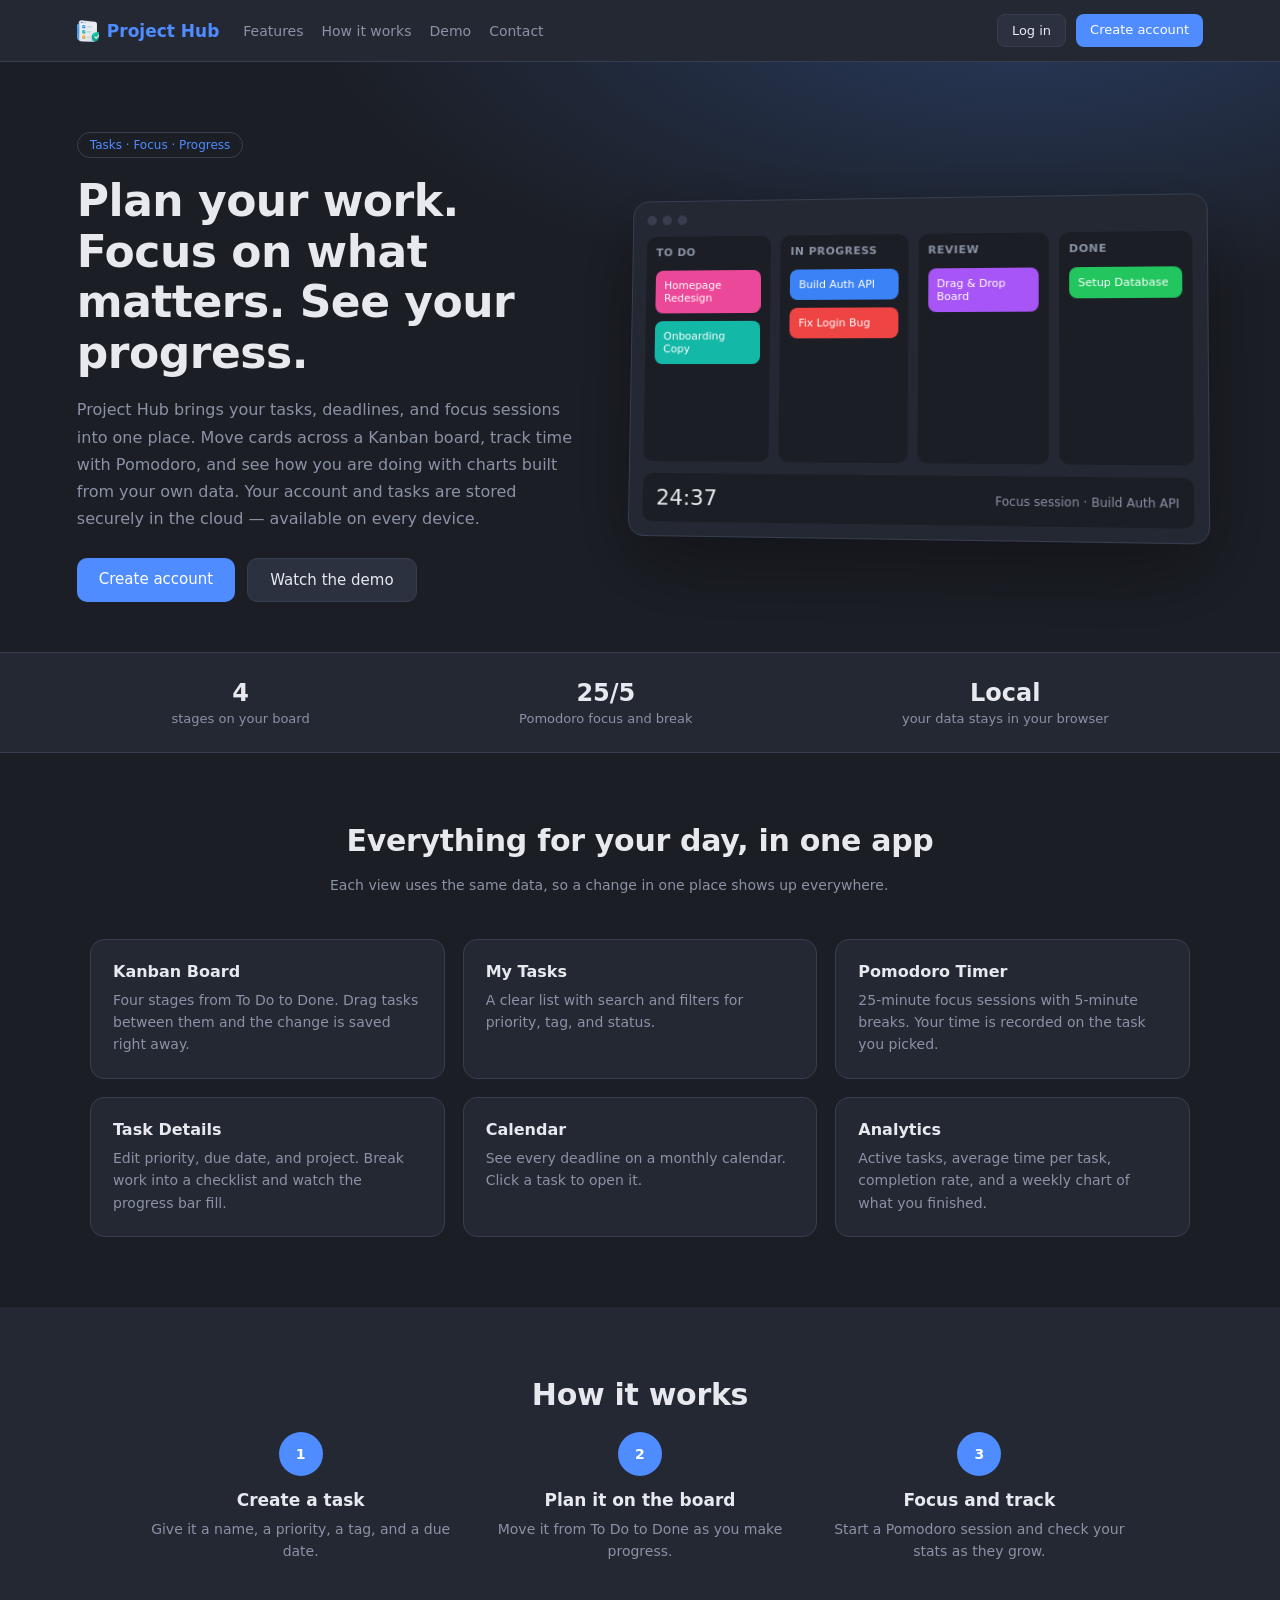
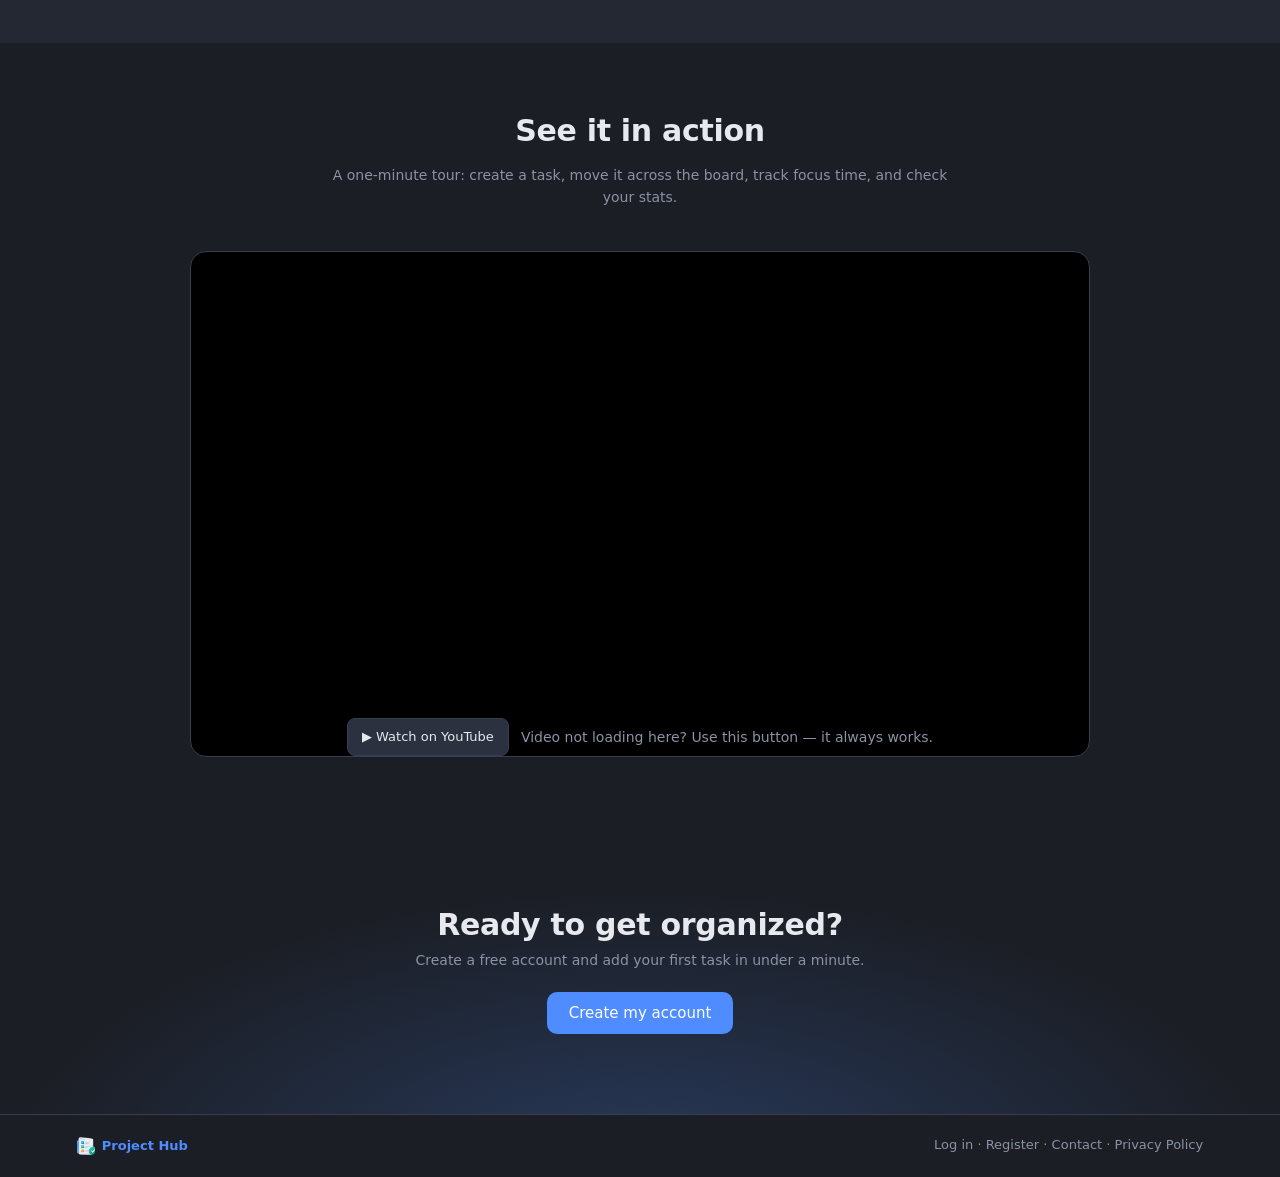
<file: docs/index.html>
<!doctype html>
<html lang="en" data-theme="dark">
  <head>
    <meta charset="UTF-8" />
    <meta name="viewport" content="width=device-width, initial-scale=1" />
    <title>Project Hub · Plan, focus, and track your progress</title>
    <meta
      name="description"
      content="Project Hub: Kanban boards, Pomodoro time tracking, a calendar, and analytics in one app."
    />
    <link rel="icon" href="static/favicon.ico?v=3" sizes="any" />
    <link
      rel="icon"
      type="image/png"
      sizes="256x256"
      href="static/logo_256.png?v=3"
    />
    <link
      rel="icon"
      type="image/png"
      sizes="32x32"
      href="static/logo_32.png?v=3"
    />
    <link
      rel="icon"
      type="image/png"
      sizes="16x16"
      href="static/logo_16.png?v=3"
    />
    <link rel="apple-touch-icon" href="static/logo_256.png?v=3" />
    <link rel="stylesheet" href="static/style.css" />
    <link rel="stylesheet" href="static/landing.css" />
    <style>
      /* Responsive 16:9 video frame — scales with any screen size */
      .video-frame {
        position: relative;
        width: 100%;
        max-width: 800px;
        aspect-ratio: 16 / 9;
        margin: 0 auto;
        border-radius: 12px;
        overflow: hidden;
        background: #000;
      }
      .video-frame iframe {
        position: absolute;
        inset: 0;
        width: 100%;
        height: 100%;
        border: 0;
      }
      @supports not (aspect-ratio: 16 / 9) {
        /* Fallback for very old browsers */
        .video-frame::before {
          content: "";
          display: block;
          padding-top: 56.25%;
        }
      }
    </style>
  </head>
  <body class="landing">
    <nav class="topnav">
      <div class="brand">
        <img
          src="static/logo_128.png"
          alt="Project Hub logo"
          class="brand-logo"
        />Project Hub
      </div>
      <div class="navlinks">
        <a href="#features">Features</a>
        <a href="#how">How it works</a>
        <a href="#demo">Demo</a>
        <a href="contact.html">Contact</a>
      </div>
      <div class="navcta">
        <a class="btn ghost" href="auth.html">Log in</a>
        <a class="btn" href="auth.html?mode=register">Create account</a>
      </div>
    </nav>

    <section class="hero">
      <div class="hero-text">
        <span class="pill">Tasks · Focus · Progress</span>
        <h1>Plan your work. Focus on what matters. See your progress.</h1>
        <p>
          Project Hub brings your tasks, deadlines, and focus sessions into one
          place. Move cards across a Kanban board, track time with Pomodoro, and
          see how you are doing with charts built from your own data. Your
          account and tasks are stored securely in the cloud — available on
          every device.
        </p>
        <div class="cta">
          <a class="btn big" href="auth.html?mode=register">Create account</a>
          <a class="btn ghost big" href="#demo">Watch the demo</a>
        </div>
      </div>

      <div class="hero-visual" aria-hidden="true">
        <div class="mock">
          <div class="mock-bar"><span></span><span></span><span></span></div>
          <div class="mock-cols">
            <div class="mcol">
              <h4>To Do</h4>
              <div class="mcard c1">Homepage Redesign</div>
              <div class="mcard c2">Onboarding Copy</div>
            </div>
            <div class="mcol">
              <h4>In Progress</h4>
              <div class="mcard c3">Build Auth API</div>
              <div class="mcard c4">Fix Login Bug</div>
            </div>
            <div class="mcol">
              <h4>Review</h4>
              <div class="mcard c5">Drag &amp; Drop Board</div>
            </div>
            <div class="mcol">
              <h4>Done</h4>
              <div class="mcard c6">Setup Database</div>
            </div>
          </div>
          <div class="mock-timer">
            <b>24:37</b><span>Focus session · Build Auth API</span>
          </div>
        </div>
      </div>
    </section>

    <section class="strip">
      <div><b>4</b><span>stages on your board</span></div>
      <div><b>25/5</b><span>Pomodoro focus and break</span></div>
      <div><b>Local</b><span>your data stays in your browser</span></div>
    </section>

    <section class="section" id="features">
      <h2>Everything for your day, in one app</h2>
      <p class="sub">
        Each view uses the same data, so a change in one place shows up
        everywhere.
      </p>
      <div class="feat-grid">
        <div class="feat">
          <h3>Kanban Board</h3>
          <p>
            Four stages from To Do to Done. Drag tasks between them and the
            change is saved right away.
          </p>
        </div>
        <div class="feat">
          <h3>My Tasks</h3>
          <p>
            A clear list with search and filters for priority, tag, and status.
          </p>
        </div>
        <div class="feat">
          <h3>Pomodoro Timer</h3>
          <p>
            25-minute focus sessions with 5-minute breaks. Your time is recorded
            on the task you picked.
          </p>
        </div>
        <div class="feat">
          <h3>Task Details</h3>
          <p>
            Edit priority, due date, and project. Break work into a checklist
            and watch the progress bar fill.
          </p>
        </div>
        <div class="feat">
          <h3>Calendar</h3>
          <p>
            See every deadline on a monthly calendar. Click a task to open it.
          </p>
        </div>
        <div class="feat">
          <h3>Analytics</h3>
          <p>
            Active tasks, average time per task, completion rate, and a weekly
            chart of what you finished.
          </p>
        </div>
      </div>
    </section>

    <section class="section alt" id="how">
      <h2>How it works</h2>
      <div class="steps">
        <div class="step">
          <span>1</span>
          <h3>Create a task</h3>
          <p>Give it a name, a priority, a tag, and a due date.</p>
        </div>
        <div class="step">
          <span>2</span>
          <h3>Plan it on the board</h3>
          <p>Move it from To Do to Done as you make progress.</p>
        </div>
        <div class="step">
          <span>3</span>
          <h3>Focus and track</h3>
          <p>Start a Pomodoro session and check your stats as they grow.</p>
        </div>
      </div>
    </section>

    <section class="section" id="demo">
      <h2>See it in action</h2>
      <p class="sub">
        A one-minute tour: create a task, move it across the board, track focus
        time, and check your stats.
      </p>
      <div class="video-wrap">
        <!-- Responsive 16:9 YouTube embed -->
        <div class="video-frame">
          <iframe
            src="https://www.youtube-nocookie.com/embed/iPW8tFYjmiw?rel=0&playsinline=1"
            title="Project Hub demo video"
            loading="lazy"
            allow="accelerometer; autoplay; clipboard-write; encrypted-media; gyroscope; picture-in-picture; web-share"
            allowfullscreen
            referrerpolicy="strict-origin-when-cross-origin"
          ></iframe>
        </div>
        <p class="sub" style="margin-top: 10px; display: flex; gap: 12px; align-items: center; justify-content: center; flex-wrap: wrap">
          <a
            class="btn ghost"
            href="https://youtu.be/iPW8tFYjmiw"
            target="_blank"
            rel="noopener"
            title="Watch the demo directly on YouTube (opens in a new tab)"
            >▶ Watch on YouTube</a
          >
          <span>Video not loading here? Use this button — it always works.</span>
        </p>
      </div>
    </section>

    <section class="final">
      <h2>Ready to get organized?</h2>
      <p>Create a free account and add your first task in under a minute.</p>
      <a class="btn big" href="auth.html?mode=register">Create my account</a>
    </section>

    <footer class="foot">
      <span class="foot-brand"
        ><img src="static/logo_128.png" alt="" class="foot-logo" />Project
        Hub</span
      >
      <span
        ><a href="auth.html">Log in</a> ·
        <a href="auth.html?mode=register">Register</a> ·
        <a href="contact.html">Contact</a> ·
        <a href="privacy.html">Privacy Policy</a></span
      >
    </footer>
  </body>
</html>
</file>
<file: docs/static/style.css>
:root{--bg:#1b1e25;--panel:#242833;--card:#2c3140;--line:#383e4f;--text:#e7e9ef;--muted:#8b92a5;--accent:#4f8cff;--danger:#ef5b5b;--warn:#f0b429;--ok:#2fbf71}
[data-theme=light]{--bg:#f3f5f9;--panel:#fff;--card:#f6f7fb;--line:#e2e6ee;--text:#1e2330;--muted:#6b7385}
*{box-sizing:border-box}
body{margin:0;font-family:system-ui,-apple-system,"Segoe UI",sans-serif;background:var(--bg);color:var(--text);height:100vh;display:flex;overflow:hidden;font-size:14px}
aside{width:200px;background:var(--panel);border-right:1px solid var(--line);padding:16px 12px;display:flex;flex-direction:column;gap:4px}
.logo{font-weight:700;font-size:16px;color:var(--accent);padding:0 10px 14px;display:flex;align-items:center;gap:8px}
.side-logo{width:20px;height:20px;object-fit:contain;border-radius:5px}
.nav{padding:9px 12px;border-radius:8px;cursor:pointer;color:var(--muted)}
.nav:hover{background:var(--card)}
.nav.active{background:var(--accent);color:#fff}
.logout{background:none;border:0;width:100%;text-align:left;font:inherit;padding:9px 12px}
.spacer{flex:1}
main{flex:1;display:flex;flex-direction:column;min-width:0}
header{display:flex;align-items:center;gap:12px;padding:14px 22px;border-bottom:1px solid var(--line);background:var(--panel)}
header h1{font-size:18px;margin:0;flex:1}
input,select{background:var(--card);color:var(--text);border:1px solid var(--line);border-radius:8px;padding:8px 10px;font:inherit;font-size:13px}
.btn{background:var(--accent);color:#fff;border:0;border-radius:8px;padding:8px 14px;cursor:pointer;font-size:13px}
.btn.ghost{background:var(--card);color:var(--text);border:1px solid var(--line)}
.btn.danger{background:var(--danger)}
.btn.full{width:100%;margin-top:8px}
.content{flex:1;overflow:auto;padding:22px;min-height:0}
.board{display:grid;grid-template-columns:repeat(4,minmax(200px,1fr));gap:14px;height:100%}
.col{background:var(--panel);border-radius:12px;padding:12px;display:flex;flex-direction:column;gap:10px;min-height:0}
.col h3{margin:0;font-size:13px;display:flex;justify-content:space-between;align-items:center}
.dot{width:8px;height:8px;border-radius:50%;display:inline-block;margin-right:6px}
.drop{flex:1;display:flex;flex-direction:column;gap:10px;border-radius:8px;overflow:auto}
.drop.over{outline:2px dashed var(--accent)}
.card{background:var(--card);border:1px solid var(--line);border-radius:10px;padding:12px;cursor:grab}
.card.dragging{opacity:.4}
.tags{display:flex;gap:6px;flex-wrap:wrap;margin-top:8px}
.tag{font-size:11px;padding:2px 8px;border-radius:999px;color:#fff}
.meta{color:var(--muted);font-size:11px;margin-top:8px;display:flex;justify-content:space-between;gap:8px}
.pri-High{color:var(--danger)}.pri-Medium{color:var(--warn)}.pri-Low{color:var(--ok)}
.bar{display:flex;gap:10px;flex-wrap:wrap;margin-bottom:16px}
.bar input{flex:1;min-width:200px}
table{width:100%;border-collapse:collapse;background:var(--panel);border-radius:12px;overflow:hidden}
th,td{text-align:left;padding:12px 14px;border-bottom:1px solid var(--line);font-size:13px}
th{color:var(--muted);font-weight:500}
.pomo{display:grid;grid-template-columns:1fr 300px;gap:16px}
.panel{background:var(--panel);border-radius:12px;padding:20px}
.clock{font-size:64px;font-weight:300;text-align:center;margin:18px 0;font-variant-numeric:tabular-nums}
.mode{text-align:center;color:var(--muted);text-transform:uppercase;letter-spacing:1px;font-size:12px}
.ctr{display:flex;gap:10px;justify-content:center;margin-top:12px}
.stats{display:flex;gap:14px;margin-bottom:16px;flex-wrap:wrap}
.stat{background:var(--panel);border-radius:12px;padding:18px;flex:1;min-width:160px}
.stat b{display:block;font-size:22px;margin-top:6px}
.row2{display:grid;grid-template-columns:1fr 1.6fr;gap:16px}
.donut{width:150px;height:150px;border-radius:50%;margin:10px auto;position:relative;background:var(--card)}
.donut::after{content:"";position:absolute;inset:28px;background:var(--panel);border-radius:50%}
.donut span{position:absolute;inset:0;display:flex;align-items:center;justify-content:center;z-index:1;font-size:18px;font-weight:600}
.legend{display:flex;flex-wrap:wrap;gap:10px;font-size:12px;color:var(--muted);justify-content:center}
.calhead{display:flex;align-items:center;justify-content:center;gap:16px;margin-bottom:12px}
.grid7{display:grid;grid-template-columns:repeat(7,1fr);gap:6px}
.wd{color:var(--muted);font-size:12px;text-align:center;padding:4px}
.day{background:var(--panel);border-radius:8px;min-height:92px;padding:6px;display:flex;flex-direction:column;gap:4px}
.day.blank{background:transparent}
.dn{color:var(--muted);font-size:12px}
.chip{font-size:11px;color:#fff;padding:3px 6px;border-radius:5px;cursor:pointer;white-space:nowrap;overflow:hidden;text-overflow:ellipsis}
.modal-bg{position:fixed;inset:0;background:rgba(0,0,0,.5);display:none;align-items:center;justify-content:center;z-index:9}
.modal-bg.show{display:flex}
.box{background:var(--panel);width:min(520px,92vw);border-radius:14px;padding:20px;display:flex;flex-direction:column;gap:14px;max-height:88vh;overflow:auto}
.ttl{font-size:17px;font-weight:600;flex:1;width:100%}
.mh{display:flex;gap:10px;align-items:center}
.frow{display:flex;gap:10px;flex-wrap:wrap;align-items:flex-end}
.frow label{display:flex;flex-direction:column;gap:4px;font-size:12px;color:var(--muted);flex:1;min-width:120px}
.prog{height:8px;background:var(--card);border-radius:99px;overflow:hidden}
.prog div{height:100%;background:var(--ok);transition:width .3s}
.sub{display:flex;gap:10px;align-items:center;padding:6px 0}
.strike{text-decoration:line-through;color:var(--muted)}
.end{justify-content:flex-end}
.x{background:none;border:0;color:var(--muted);font-size:18px;cursor:pointer}
.auth-body{display:flex;align-items:center;justify-content:center;height:100vh;overflow:auto}
.auth-card{background:var(--panel);padding:28px;border-radius:14px;width:min(360px,92vw)}
.auth-card h2{margin:6px 0 16px;font-size:18px}
.auth-card input{width:100%}
.auth-card ul{padding-left:18px;color:var(--muted);font-size:12px}
.auth-card a{color:var(--accent)}
@media(max-width:800px){
  body{flex-direction:column;height:auto;overflow:auto}
  aside{width:auto;flex-direction:row;overflow-x:auto;padding:8px}
  .logo,.spacer,.logout{display:none}
  .board{grid-template-columns:repeat(4,80vw);overflow-x:auto}
  .pomo,.row2{grid-template-columns:1fr}
  .grid7{gap:3px}.day{min-height:60px}.chip{font-size:9px}
}
</file>
<file: docs/static/landing.css>
.landing{display:block;height:auto;overflow-y:auto;background:var(--bg)}
.landing a{text-decoration:none}
.landing .btn{display:inline-block}
.btn.big{padding:12px 22px;font-size:15px;border-radius:10px}

.topnav{position:sticky;top:0;z-index:5;display:flex;align-items:center;gap:24px;padding:14px 6%;background:var(--panel);border-bottom:1px solid var(--line)}
.brand{font-weight:700;font-size:17px;color:var(--accent);display:flex;align-items:center;gap:8px}
.brand-logo{width:22px;height:22px;object-fit:contain;border-radius:5px}
.navlinks{display:flex;gap:18px;flex:1}
.navlinks a{color:var(--muted);font-size:14px}
.navlinks a:hover{color:var(--text)}
.navcta{display:flex;gap:10px}

.hero{display:grid;grid-template-columns:1fr 1.15fr;gap:40px;align-items:center;padding:70px 6% 50px;background:radial-gradient(1200px 500px at 80% -10%,rgba(79,140,255,.25),transparent 60%)}
.pill{display:inline-block;font-size:12px;color:var(--accent);border:1px solid var(--line);padding:5px 12px;border-radius:999px;margin-bottom:18px}
.hero h1{font-size:44px;line-height:1.15;margin:0 0 18px;letter-spacing:-.5px}
.hero p{color:var(--muted);font-size:16px;line-height:1.7;margin:0 0 26px;max-width:520px}
.cta{display:flex;gap:12px;flex-wrap:wrap}

.mock{background:var(--panel);border:1px solid var(--line);border-radius:16px;padding:14px;box-shadow:0 30px 80px rgba(0,0,0,.35);transform:perspective(1200px) rotateY(-6deg) rotateX(3deg)}
.mock-bar{display:flex;gap:6px;margin-bottom:12px}
.mock-bar span{width:10px;height:10px;border-radius:50%;background:var(--line)}
.mock-cols{display:grid;grid-template-columns:repeat(4,1fr);gap:10px}
.mcol{background:var(--bg);border-radius:10px;padding:10px;display:flex;flex-direction:column;gap:8px;min-height:230px}
.mcol h4{margin:0 0 4px;font-size:11px;color:var(--muted);font-weight:600;text-transform:uppercase;letter-spacing:.5px}
.mcard{font-size:11px;color:#fff;padding:9px;border-radius:8px}
.c1{background:#ec4899}.c2{background:#14b8a6}.c3{background:#3b82f6}
.c4{background:#ef4444}.c5{background:#a855f7}.c6{background:#22c55e}
.mock-timer{margin-top:12px;background:var(--bg);border-radius:10px;padding:12px 14px;display:flex;justify-content:space-between;align-items:center;gap:10px;font-size:12px;color:var(--muted)}
.mock-timer b{font-size:22px;color:var(--text);font-weight:300;font-variant-numeric:tabular-nums}

.strip{display:flex;justify-content:space-around;flex-wrap:wrap;gap:20px;padding:26px 6%;border-top:1px solid var(--line);border-bottom:1px solid var(--line);background:var(--panel);text-align:center}
.strip div{display:flex;flex-direction:column;gap:4px;color:var(--muted);font-size:13px}
.strip b{font-size:24px;color:var(--text);font-weight:600}

.section{padding:70px 6%}
.section.alt{background:var(--panel)}
.section h2,.final h2,.demo h2{font-size:30px;margin:0 0 10px;text-align:center;letter-spacing:-.3px}
.sub{color:var(--muted);text-align:center;margin:0 auto 36px;max-width:620px;line-height:1.6}

.feat-grid{display:grid;grid-template-columns:repeat(3,1fr);gap:18px;max-width:1100px;margin:0 auto}
.feat{background:var(--panel);border:1px solid var(--line);border-radius:14px;padding:22px}
.feat h3{margin:0 0 8px;font-size:16px}
.feat p{margin:0;color:var(--muted);font-size:14px;line-height:1.6}

.steps{display:grid;grid-template-columns:repeat(3,1fr);gap:18px;max-width:1000px;margin:0 auto}
.step{text-align:center;padding:10px}
.step span{display:inline-flex;align-items:center;justify-content:center;width:44px;height:44px;border-radius:50%;background:var(--accent);color:#fff;font-weight:700;margin-bottom:14px}
.step h3{margin:0 0 8px;font-size:17px}
.step p{margin:0;color:var(--muted);font-size:14px;line-height:1.6}

#demo{background:var(--bg)}
.video-wrap{max-width:900px;margin:0 auto;border-radius:16px;overflow:hidden;border:1px solid var(--line);background:#000;aspect-ratio:16/9}
.video-wrap video{width:100%;height:100%;display:block;background:#000}

.final{text-align:center;padding:80px 6%;background:radial-gradient(900px 400px at 50% 120%,rgba(79,140,255,.25),transparent 70%)}
.final p{color:var(--muted);margin:0 0 24px}

.foot{display:flex;justify-content:space-between;flex-wrap:wrap;gap:10px;padding:22px 6%;border-top:1px solid var(--line);color:var(--muted);font-size:13px}
.foot-brand{display:flex;align-items:center;gap:7px;color:var(--accent);font-weight:700}
.foot-logo{width:18px;height:18px;object-fit:contain;border-radius:4px}
.foot a{color:var(--muted)}
.foot a:hover{color:var(--text)}

@media(max-width:900px){
  .hero{grid-template-columns:1fr;padding-top:40px}
  .hero h1{font-size:32px}
  .mock{transform:none}
  .feat-grid,.steps{grid-template-columns:1fr}
  .navlinks{display:none}
  .mock-cols{grid-template-columns:repeat(2,1fr)}
}
</file>
